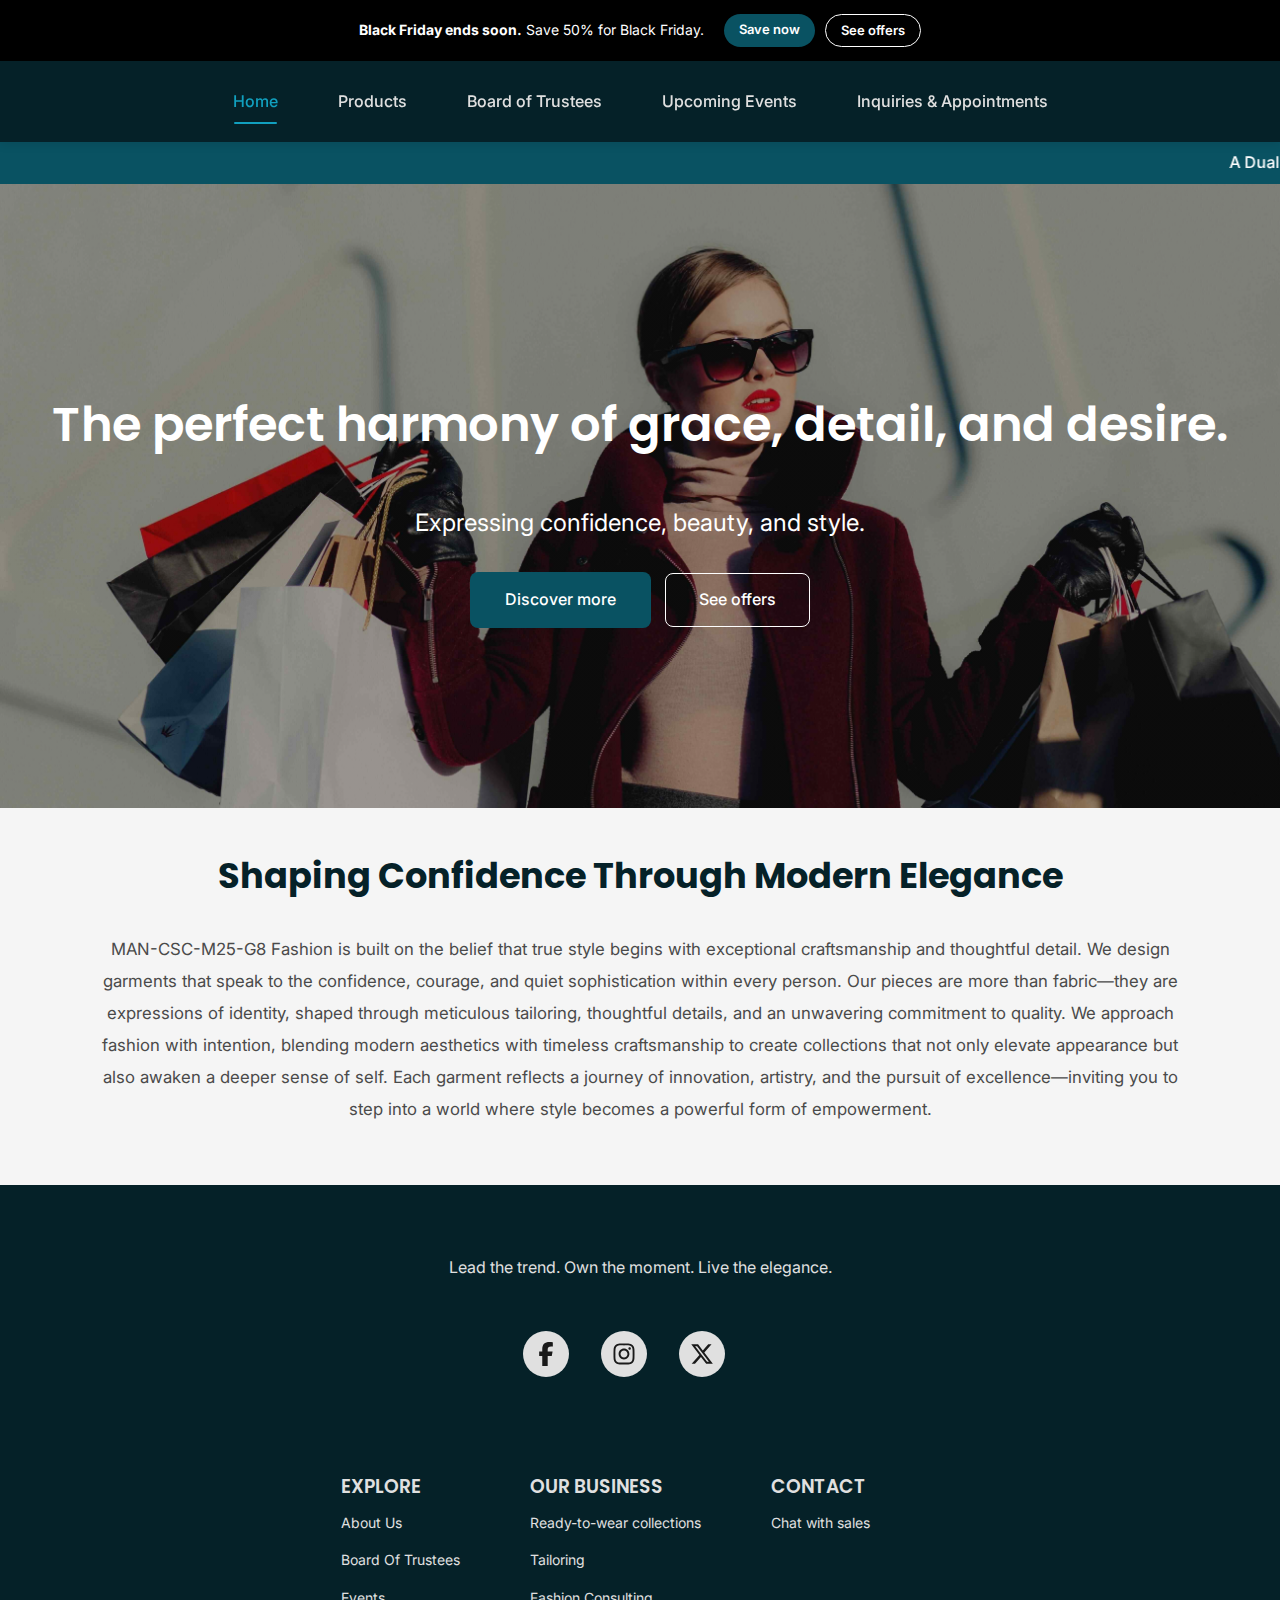
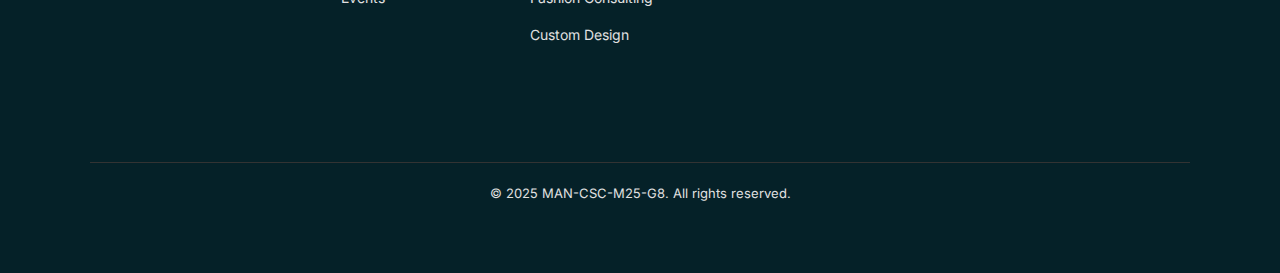
<file: index.html>
<!DOCTYPE html>
<html lang="en">
  <head>
    <meta charset="UTF-8" />
    <meta name="viewport" content="width=device-width, initial-scale=1.0" />

    <link rel="preconnect" href="https://fonts.googleapis.com" />
    <link rel="preconnect" href="https://fonts.gstatic.com" crossorigin />
    <link
      href="https://fonts.googleapis.com/css2?family=Poppins:ital,wght@0,100;0,200;0,300;0,400;0,500;0,600;0,700;0,800;0,900;1,100;1,200;1,300;1,400;1,500;1,600;1,700;1,800;1,900&display=swap"
      rel="stylesheet"
    />

    <title>MAN-CSC-M25-G8 - Home</title>
    <link rel="stylesheet" href="style.css" />
  </head>
  <body>
    <div class="bf-banner">
      <div class="bf-content">
        <span class="bf-text"
          ><strong>Black Friday ends soon.</strong> Save 50% for Black
          Friday.</span
        >
        <div class="bf-buttons">
          <a href="#" class="bf-btn bf-btn-primary">Save now</a>
          <a href="products.html" class="bf-btn bf-btn-outline">See offers</a>
        </div>
      </div>
    </div>

    <nav>
      <div class="nav-links">
        <a href="index.html">Home</a>
        <a href="products.html">Products</a>
        <a href="trustees.html">Board of Trustees</a>
        <a href="events.html">Upcoming Events</a>
        <a href="contact.html">Inquiries & Appointments</a>
      </div>
      <button class="menu-toggle" aria-label="Toggle Menu">
        <span></span>
        <span></span>
        <span></span>
      </button>
    </nav>

    <marquee behavior="scroll" direction="left"
      >A Dual-Season Experience: MAN-CSC-M25-G8 Unveils FW & SS Collections —
      Oct 20, Abuja
    </marquee>
    <header class="hero-section">
      <h1>The perfect harmony of grace, detail, and desire.</h1>
      <p>Expressing confidence, beauty, and style.</p>
      <a href="products.html" class="cta-button">Discover more</a>
      <a href="products.html" class="cta-outline-button">See offers</a>
    </header>

    <main class="container">
      <section class="home-content">
        <h2>Shaping Confidence Through Modern Elegance</h2>
        <p>
          MAN-CSC-M25-G8 Fashion is built on the belief that true style begins
          with exceptional craftsmanship and thoughtful detail. We design
          garments that speak to the confidence, courage, and quiet
          sophistication within every person. Our pieces are more than
          fabric—they are expressions of identity, shaped through meticulous
          tailoring, thoughtful details, and an unwavering commitment to
          quality. We approach fashion with intention, blending modern
          aesthetics with timeless craftsmanship to create collections that not
          only elevate appearance but also awaken a deeper sense of self. Each
          garment reflects a journey of innovation, artistry, and the pursuit of
          excellence—inviting you to step into a world where style becomes a
          powerful form of empowerment.
        </p>
      </section>
    </main>

    <footer class="footer">
      <section class="container">
        <p class="about__text">
          Lead the trend. Own the moment. Live the elegance.
        </p>

        <article class="social">
          <section class="social__links">
            <article class="social__link">
              <a href="https://www.facebook.com/" target="_blank">
                <img src="assets/facebook-logo.svg" alt="facebook-logo" />
              </a>
            </article>

            <article class="social__link">
              <a href="https://www.instagram.com/" target="_blank">
                <img src="assets/instagram-logo.svg" alt="instagram-logo" />
              </a>
            </article>
            <article class="social__link">
              <a href="https://www.x.com/" target="_blank">
                <img src="assets/x-logo.svg" alt="x-logo" />
              </a>
            </article>
          </section>
        </article>

        <section class="footer__links">
          <article class="footer__list">
            <h3 class="list__title">Explore</h3>
            <ul class="list">
              <li class="footer__list-item">
                <a href="index.html">About Us</a>
              </li>
              <li class="footer__list-item">
                <a href="trustees.html">Board Of Trustees</a>
              </li>
              <li class="footer__list-item">
                <a href="events.html">Events</a>
              </li>
            </ul>
          </article>

          <article class="footer__list">
            <h3 class="list__title">Our Business</h3>

            <ul class="list">
              <li class="footer__list-item">
                <a href="products.html">Ready-to-wear collections</a>
              </li>
              <li class="footer__list-item">
                <a href="contact.html">Tailoring</a>
              </li>
              <li class="footer__list-item">
                <a href="contact.html">Fashion Consulting</a>
              </li>
              <li class="footer__list-item">
                <a href="contact.html">Custom Design</a>
              </li>
            </ul>
          </article>

          <article class="footer__list">
            <h3 class="list__title">Contact</h3>
            <ul class="list">
              <li class="footer__list-item">
                <a href="contact.html">Chat with sales</a>
              </li>
            </ul>
          </article>
        </section>

        <p id="footer__copyright">
          &copy; 2025 MAN-CSC-M25-G8. All rights reserved.
        </p>
      </section>
    </footer>

    <script src="script.js"></script>
  </body>
</html>
</file>
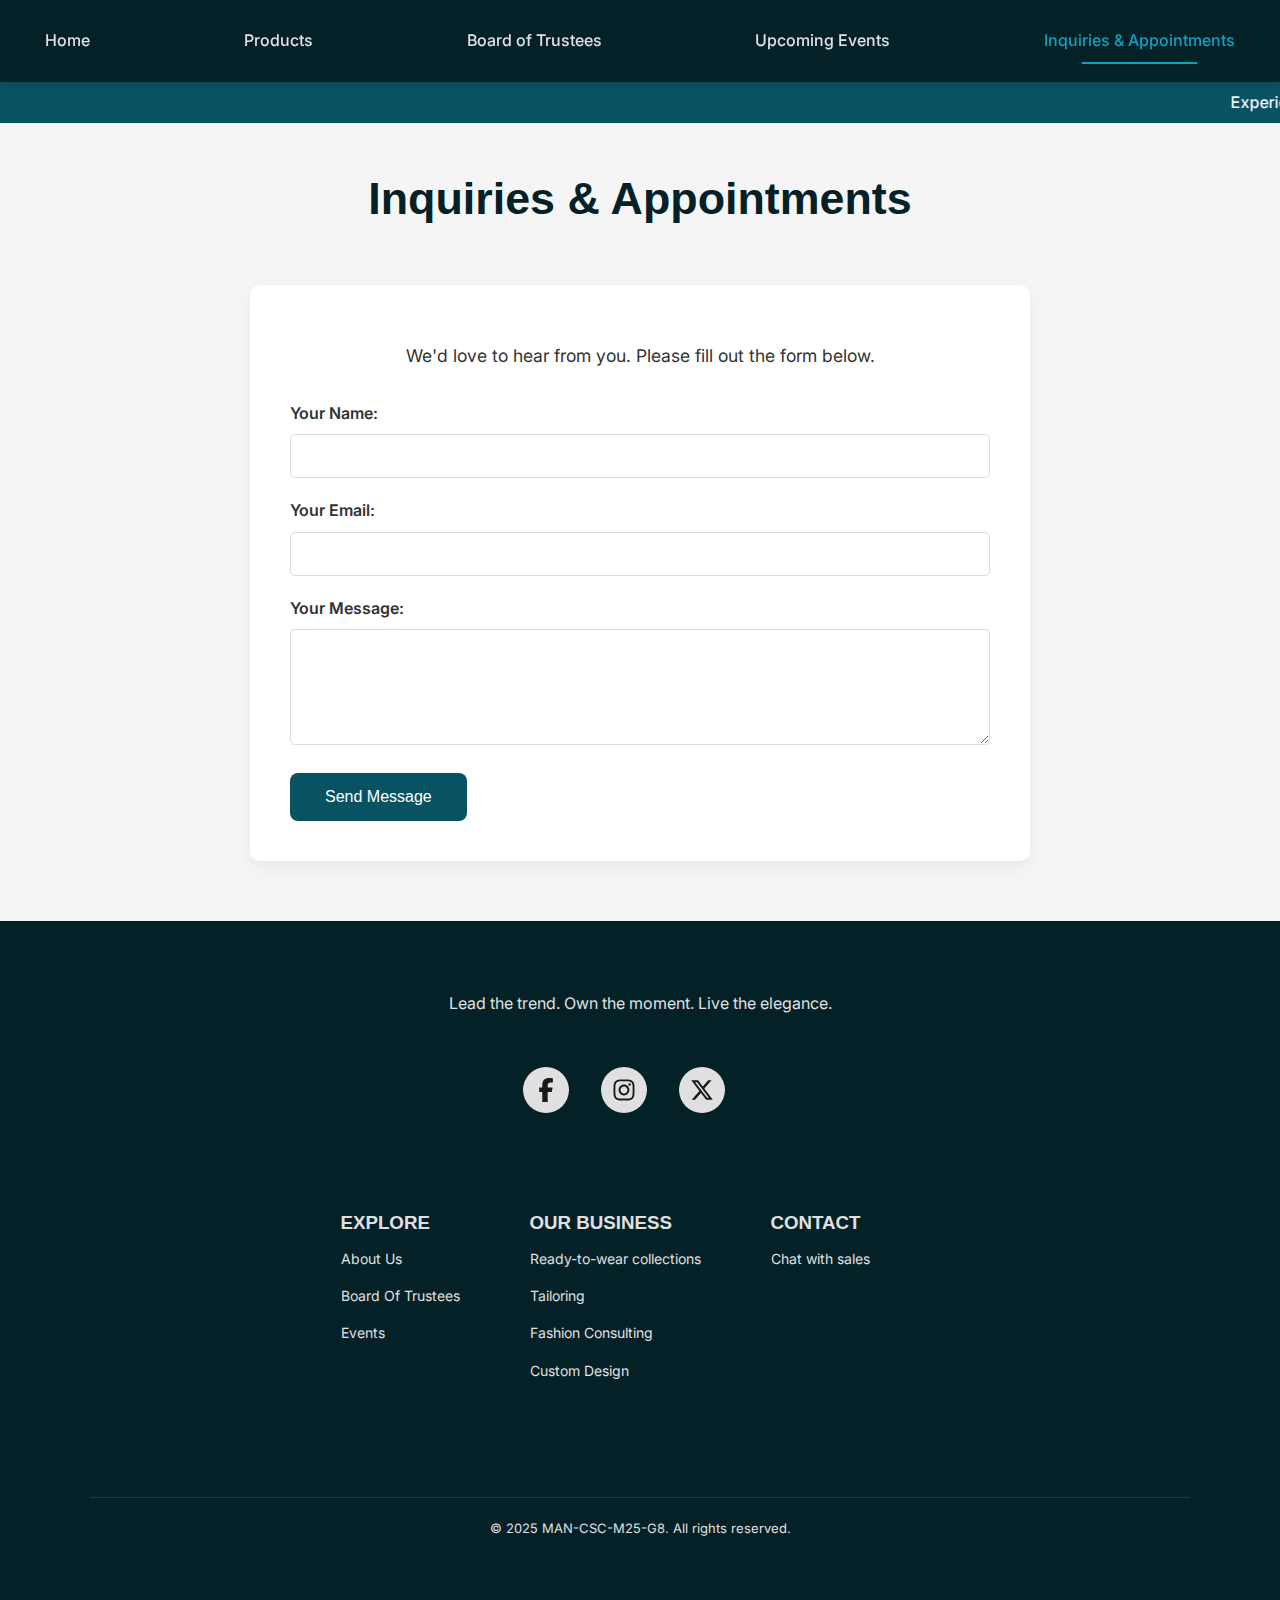
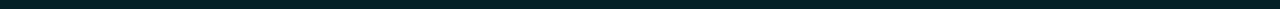
<file: contact.html>
<!DOCTYPE html>
<html lang="en">
  <head>
    <meta charset="UTF-8" />
    <meta name="viewport" content="width=device-width, initial-scale=1.0" />
    <title>MAN-CSC-M25-G8 - Contact Us</title>
    <link rel="stylesheet" href="style.css" />
  </head>
  <body>
    <nav>
      <a href="index.html">Home</a>
      <a href="products.html">Products</a>
      <a href="trustees.html">Board of Trustees</a>
      <a href="events.html">Upcoming Events</a>
      <a href="contact.html">Inquiries & Appointments</a>
    </nav>

    <marquee behavior="scroll" direction="left">
      Experience the MAN-CSC-M25-G8 Fall/Winter Showcase - October 20th in
      Paris! | Explore our new Spring/Summer Collection!
    </marquee>

    <main class="container">
      <h1>Inquiries & Appointments</h1>
      <section class="contact-section">
        <p>We'd love to hear from you. Please fill out the form below.</p>
        <form class="contact-form" id="contactForm">
          <div class="form-group">
            <label for="name">Your Name:</label>
            <input type="text" id="name" required />
          </div>
          <div class="form-group">
            <label for="email">Your Email:</label>
            <input type="email" id="email" required />
          </div>
          <div class="form-group">
            <label for="message">Your Message:</label>
            <textarea id="message" rows="6" required></textarea>
          </div>
          <button type="submit" class="cta-button">Send Message</button>
        </form>
      </section>
    </main>

    <footer class="footer">
      <section class="container">
        <p class="about__text">
          Lead the trend. Own the moment. Live the elegance.
        </p>

        <article class="social">
          <section class="social__links">
            <article class="social__link">
              <a href="https://www.facebook.com/" target="_blank">
                <img src="/assets/facebook-logo.svg" alt="instagram-logo" />
              </a>
            </article>

            <article class="social__link">
              <a href="https://www.instagram.com/" target="_blank">
                <img src="/assets/instagram-logo.svg" alt="instagram-logo" />
              </a>
            </article>
            <article class="social__link">
              <a href="https://www.x.com/" target="_blank">
                <img src="/assets/x-logo.svg" alt="instagram-logo" />
              </a>
            </article>
          </section>
        </article>

        <section class="footer__links">
          <article class="footer__list">
            <h3 class="list__title">Explore</h3>
            <ul class="list">
              <li class="footer__list-item">
                <a href="/index.html">About Us</a>
              </li>
              <li class="footer__list-item">
                <a href="/trustees.html">Board Of Trustees</a>
              </li>
              <li class="footer__list-item">
                <a href="/events.html">Events</a>
              </li>
            </ul>
          </article>

          <article class="footer__list">
            <h3 class="list__title">Our Business</h3>

            <ul class="list">
              <li class="footer__list-item">
                <a href="/products.html">Ready-to-wear collections</a>
              </li>
              <li class="footer__list-item">
                <a href="/contact.html">Tailoring</a>
              </li>
              <li class="footer__list-item">
                <a href="/contact.html">Fashion Consulting</a>
              </li>
              <li class="footer__list-item">
                <a href="contact.html">Custom Design</a>
              </li>
            </ul>
          </article>

          <article class="footer__list">
            <h3 class="list__title">Contact</h3>
            <ul class="list">
              <li class="footer__list-item">
                <a href="/contact.html">Chat with sales</a>
              </li>
            </ul>
          </article>
        </section>

        <p id="footer__copyright">
          &copy; 2025 MAN-CSC-M25-G8. All rights reserved.
        </p>
      </section>
    </footer>

    <script src="script.js"></script>
  </body>
</html>
</file>
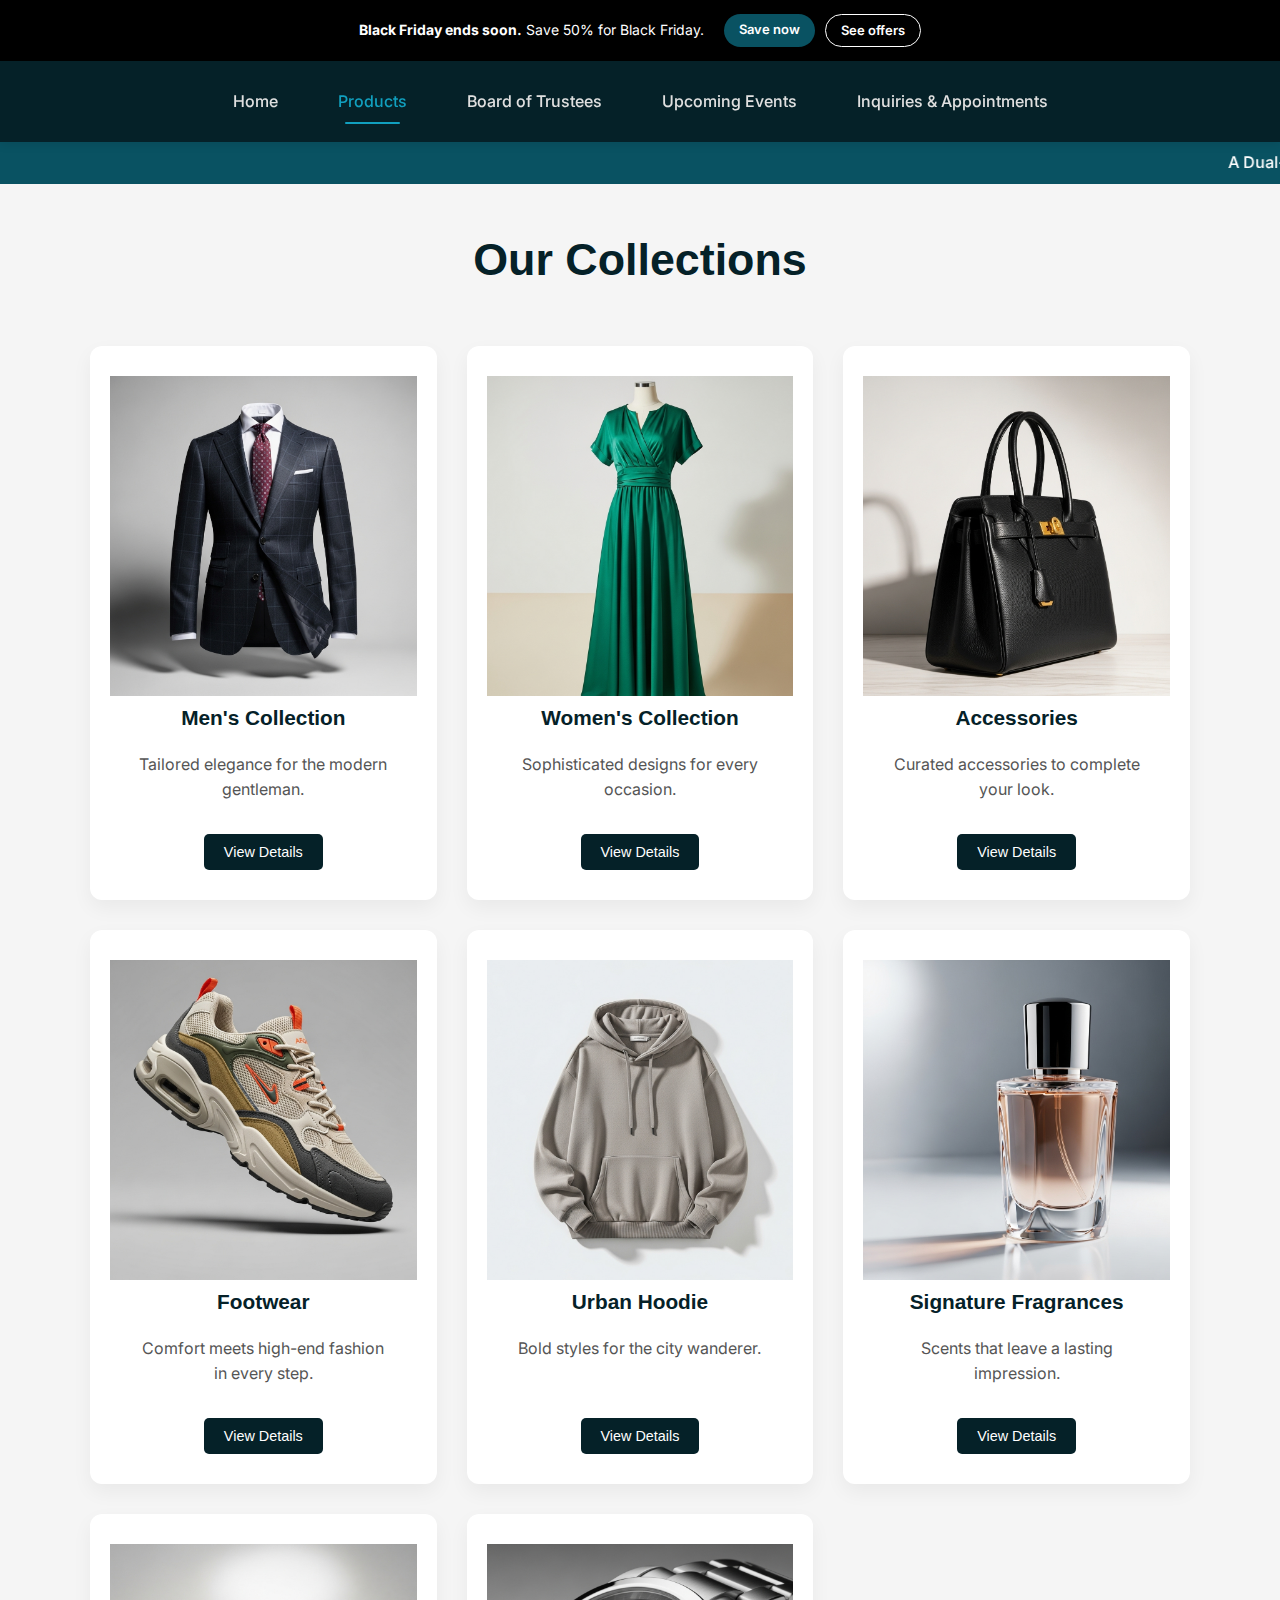
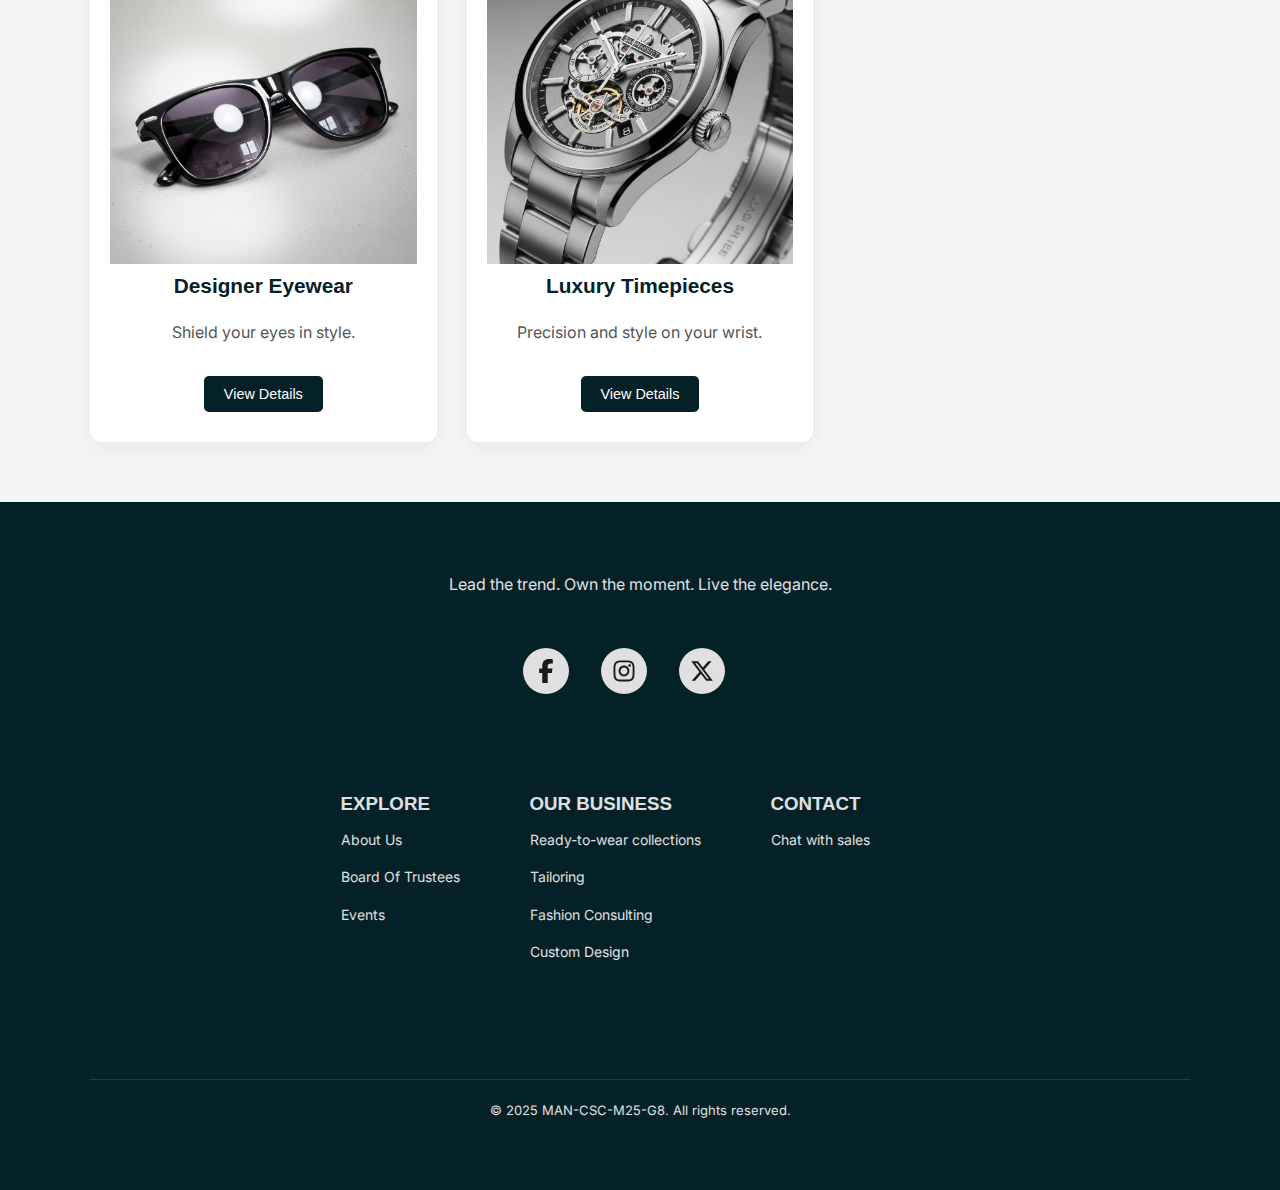
<file: products.html>
<!DOCTYPE html>
<html lang="en">
  <head>
    <meta charset="UTF-8" />
    <meta name="viewport" content="width=device-width, initial-scale=1.0" />
    <title>MAN-CSC-M25-G8 - Products</title>
    <link rel="stylesheet" href="style.css" />
  </head>
  <body>
    <div class="bf-banner">
      <div class="bf-content">
        <span class="bf-text"
          ><strong>Black Friday ends soon.</strong> Save 50% for Black
          Friday.</span
        >
        <div class="bf-buttons">
          <a href="#" class="bf-btn bf-btn-primary">Save now</a>
          <a href="products.html" class="bf-btn bf-btn-outline">See offers</a>
        </div>
      </div>
    </div>

    <nav>
      <div class="nav-links">
        <a href="index.html">Home</a>
        <a href="products.html">Products</a>
        <a href="trustees.html">Board of Trustees</a>
        <a href="events.html">Upcoming Events</a>
        <a href="contact.html">Inquiries & Appointments</a>
      </div>
      <button class="menu-toggle" aria-label="Toggle Menu">
        <span></span>
        <span></span>
        <span></span>
      </button>
    </nav>
    <marquee behavior="scroll" direction="left">
      A Dual-Season Experience: MAN-CSC-M25-G8 Unveils FW & SS Collections — Oct
      20, Abuja
    </marquee>

    <main class="container">
      <h1>Our Collections</h1>
      <section class="product-grid">
        <div class="card">
          <img src="assets/suit.jpeg" alt="Men's Collection" />
          <h3>Men's Collection</h3>
          <p>Tailored elegance for the modern gentleman.</p>
          <button
            class="details-button"
            data-details="The Men's Collection features premium fabrics and timeless design."
          >
            View Details
          </button>
        </div>
        <div class="card">
          <img src="assets/dress.jpeg" alt="Women's Collection" />
          <h3>Women's Collection</h3>
          <p>Sophisticated designs for every occasion.</p>
          <button
            class="details-button"
            data-details="The Women's Collection embodies grace and contemporary allure."
          >
            View Details
          </button>
        </div>
        <div class="card">
          <img src="assets/bag.jpeg" alt="Accessories" />
          <h3>Accessories</h3>
          <p>Curated accessories to complete your look.</p>
          <button
            class="details-button"
            data-details="Our accessories include handcrafted leather goods and statement jewelry."
          >
            View Details
          </button>
        </div>
        <div class="card">
          <img src="assets/sneakers.jpeg" alt="Footwear" />
          <h3>Footwear</h3>
          <p>Comfort meets high-end fashion in every step.</p>
          <button
            class="details-button"
            data-details="Explore our range of italian leather shoes and designer sneakers."
          >
            View Details
          </button>
        </div>
        <div class="card">
          <img src="assets/hoodie.jpeg" alt="Urban Streetwear" />
          <h3>Urban Hoodie</h3>
          <p>Bold styles for the city wanderer.</p>
          <button
            class="details-button"
            data-details="Our streetwear line combines oversized fits with artistic graphics."
          >
            View Details
          </button>
        </div>
        <div class="card">
          <img src="assets/perfume.jpeg" alt="Signature Fragrances" />
          <h3>Signature Fragrances</h3>
          <p>Scents that leave a lasting impression.</p>
          <button
            class="details-button"
            data-details="Discover our exclusive blend of rare essences and botanical notes."
          >
            View Details
          </button>
        </div>
        <div class="card">
          <img src="assets/sunglasses.jpeg" alt="Eyewear" />
          <h3>Designer Eyewear</h3>
          <p>Shield your eyes in style.</p>
          <button
            class="details-button"
            data-details="Premium polarized lenses with UV protection."
          >
            View Details
          </button>
        </div>
        <div class="card">
          <img src="assets/watch.jpeg" alt="Timepieces" />
          <h3>Luxury Timepieces</h3>
          <p>Precision and style on your wrist.</p>
          <button
            class="details-button"
            data-details="Swiss movement watches with sapphire crystal glass."
          >
            View Details
          </button>
        </div>
      </section>
    </main>
    <footer class="footer">
      <section class="container">
        <p class="about__text">
          Lead the trend. Own the moment. Live the elegance.
        </p>

        <article class="social">
          <section class="social__links">
            <article class="social__link">
              <a href="https://www.facebook.com/" target="_blank">
                <img src="assets/facebook-logo.svg" alt="facebook-logo" />
              </a>
            </article>

            <article class="social__link">
              <a href="https://www.instagram.com/" target="_blank">
                <img src="assets/instagram-logo.svg" alt="instagram-logo" />
              </a>
            </article>
            <article class="social__link">
              <a href="https://www.x.com/" target="_blank">
                <img src="assets/x-logo.svg" alt="x-logo" />
              </a>
            </article>
          </section>
        </article>

        <section class="footer__links">
          <article class="footer__list">
            <h3 class="list__title">Explore</h3>
            <ul class="list">
              <li class="footer__list-item">
                <a href="index.html">About Us</a>
              </li>
              <li class="footer__list-item">
                <a href="trustees.html">Board Of Trustees</a>
              </li>
              <li class="footer__list-item">
                <a href="events.html">Events</a>
              </li>
            </ul>
          </article>

          <article class="footer__list">
            <h3 class="list__title">Our Business</h3>

            <ul class="list">
              <li class="footer__list-item">
                <a href="products.html">Ready-to-wear collections</a>
              </li>
              <li class="footer__list-item">
                <a href="contact.html">Tailoring</a>
              </li>
              <li class="footer__list-item">
                <a href="contact.html">Fashion Consulting</a>
              </li>
              <li class="footer__list-item">
                <a href="contact.html">Custom Design</a>
              </li>
            </ul>
          </article>

          <article class="footer__list">
            <h3 class="list__title">Contact</h3>
            <ul class="list">
              <li class="footer__list-item">
                <a href="contact.html">Chat with sales</a>
              </li>
            </ul>
          </article>
        </section>

        <p id="footer__copyright">
          &copy; 2025 MAN-CSC-M25-G8. All rights reserved.
        </p>
      </section>
    </footer>

    <script src="script.js"></script>
  </body>
</html>
</file>
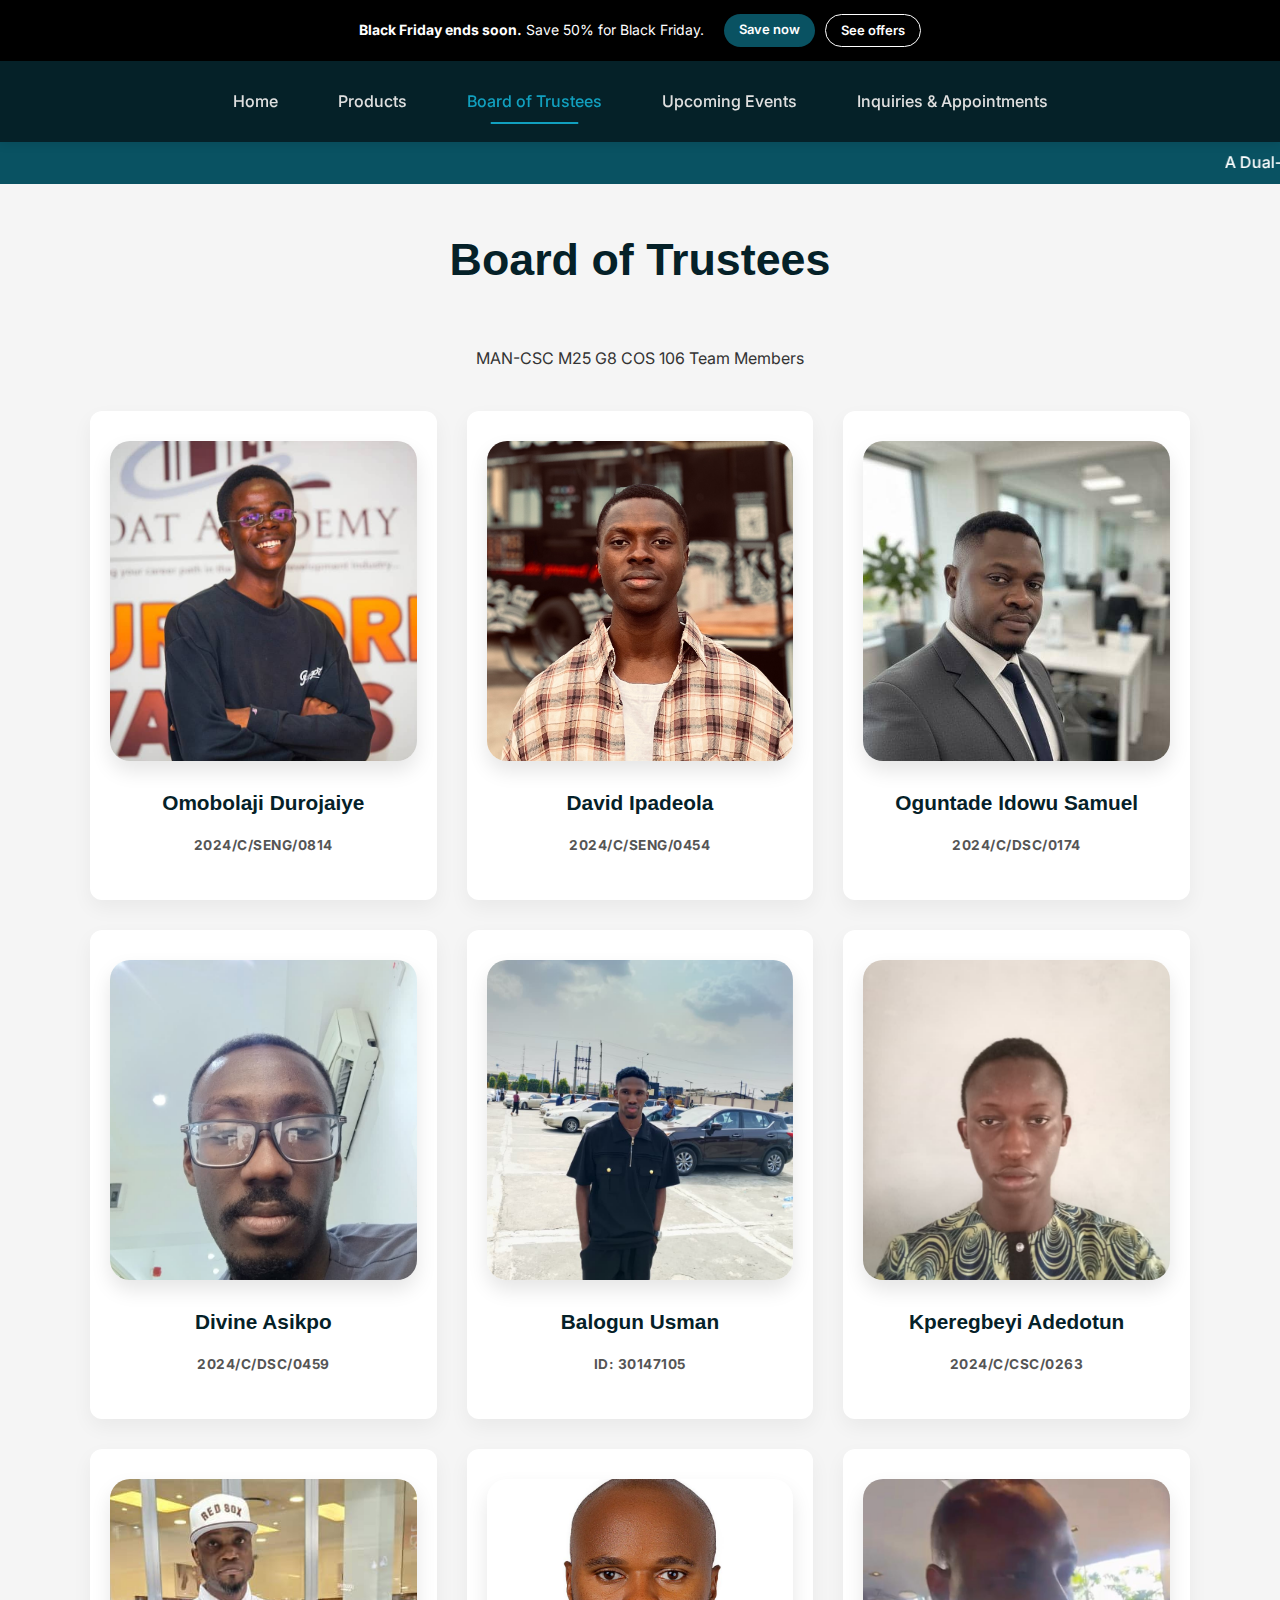
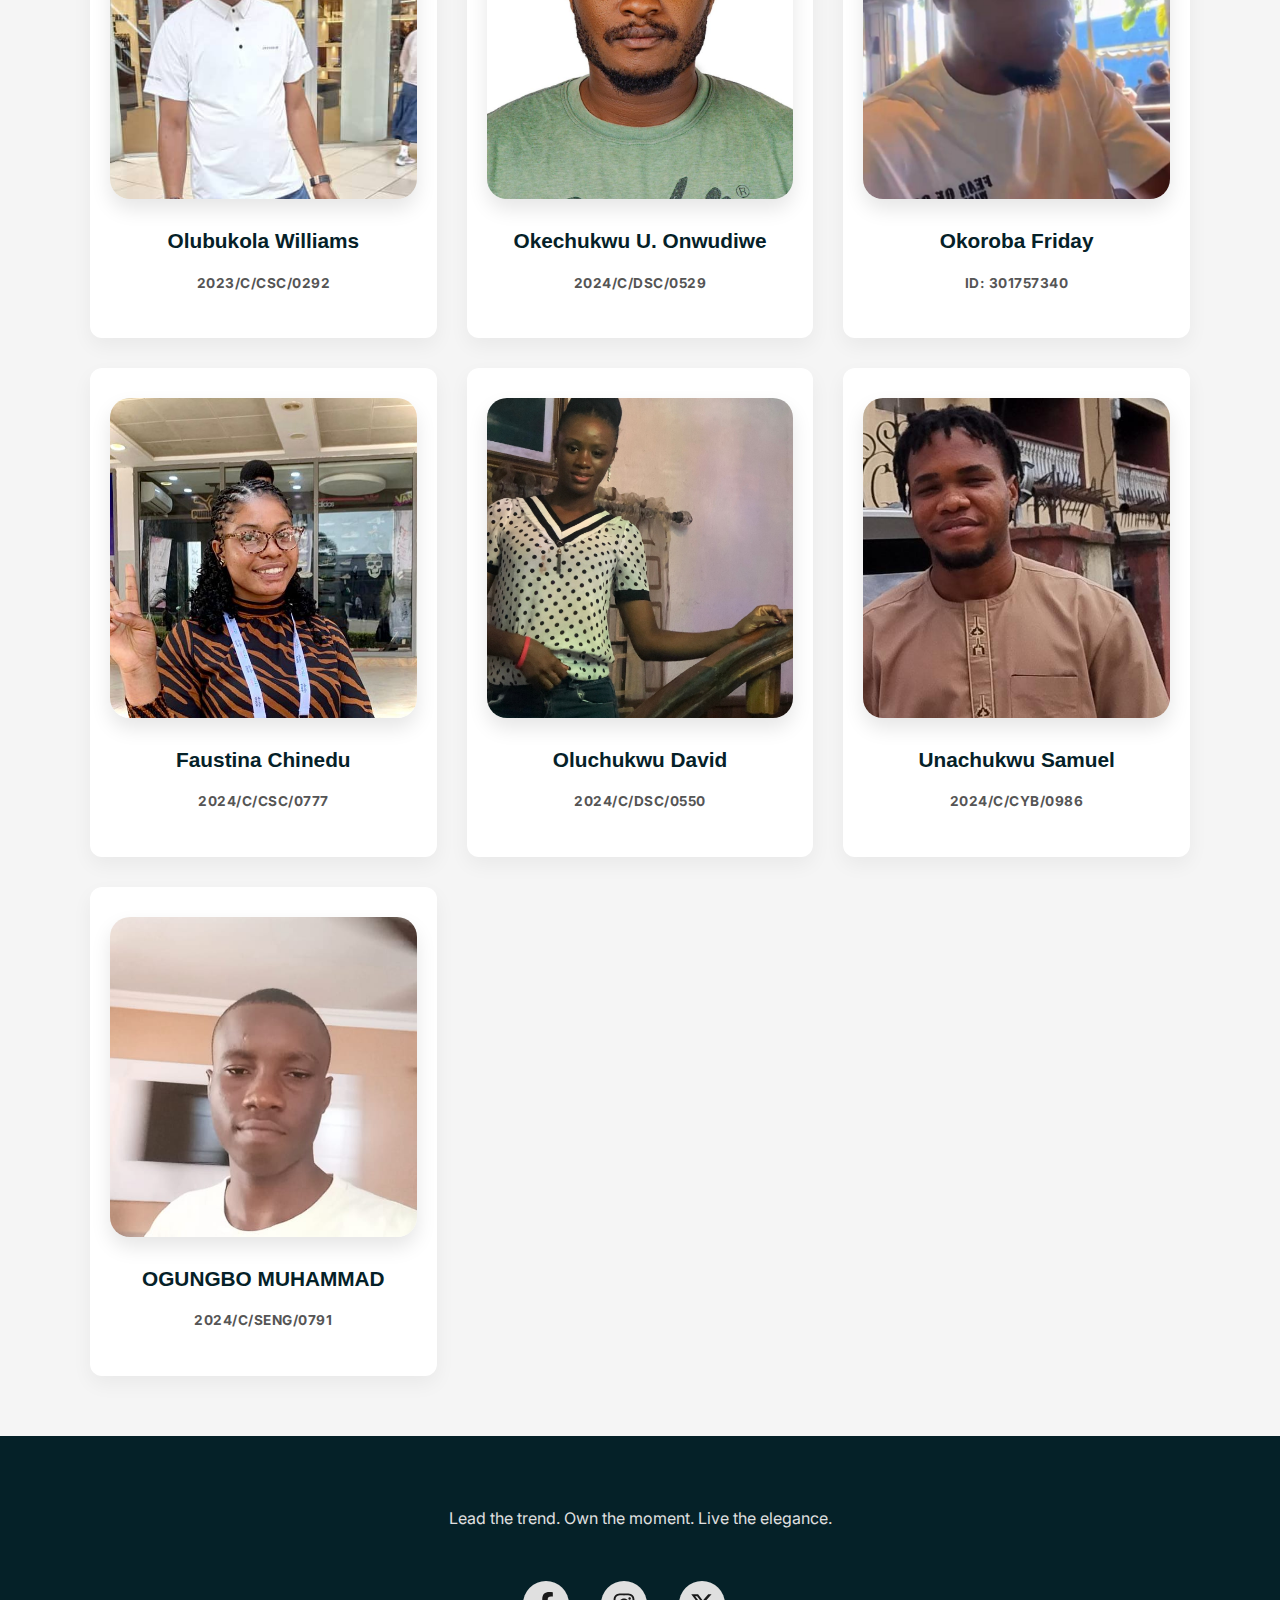
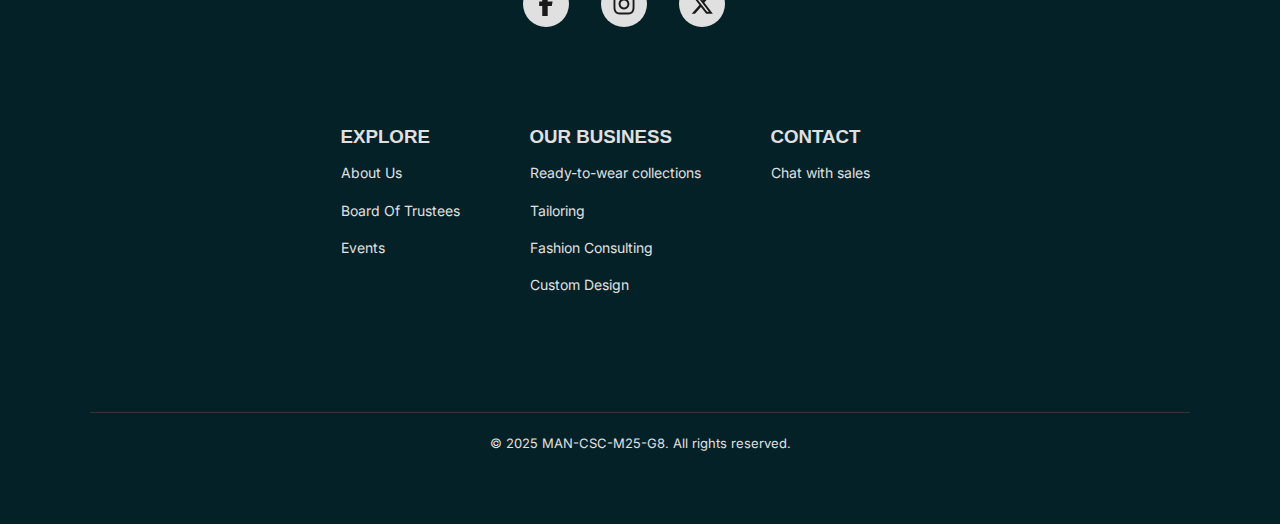
<file: trustees.html>
<!DOCTYPE html>
<html lang="en">
  <head>
    <meta charset="UTF-8" />
    <meta name="viewport" content="width=device-width, initial-scale=1.0" />
    <title>Codebrain Fashion - Board of Trustees</title>
    <link rel="stylesheet" href="style.css" />
  </head>
  <body>
    <div class="bf-banner">
      <div class="bf-content">
        <span class="bf-text"
          ><strong>Black Friday ends soon.</strong> Save 50% for Black
          Friday.</span
        >
        <div class="bf-buttons">
          <a href="#" class="bf-btn bf-btn-primary">Save now</a>
          <a href="products.html" class="bf-btn bf-btn-outline">See offers</a>
        </div>
      </div>
    </div>

    <nav>
      <div class="nav-links">
        <a href="index.html">Home</a>
        <a href="products.html">Products</a>
        <a href="trustees.html">Board of Trustees</a>
        <a href="events.html">Upcoming Events</a>
        <a href="contact.html">Inquiries & Appointments</a>
      </div>
      <button class="menu-toggle" aria-label="Toggle Menu">
        <span></span>
        <span></span>
        <span></span>
      </button>
    </nav>
    <marquee behavior="scroll" direction="left">
      A Dual-Season Experience: MAN-CSC-M25-G8 Unveils FW & SS Collections — Oct
      20, Abuja
    </marquee>

    <main class="container">
      <h1>Board of Trustees</h1>
      <p style="text-align: center; margin-bottom: 40px">
        MAN-CSC M25 G8 COS 106 Team Members
      </p>

      <section class="trustees-grid">
        <div class="card">
          <img
            class="trustee-photo"
            src="assets/omobolaji_durojaiye.jpeg"
            alt="Omobolaji Durojaiye"
          />
          <h3>Omobolaji Durojaiye</h3>
          <p class="matric-no">2024/C/SENG/0814</p>
        </div>

        <div class="card">
          <img
            class="trustee-photo"
            src="assets/david_ipadeola.JPG"
            alt="David Ipadeola"
          />
          <h3>David Ipadeola</h3>
          <p class="matric-no">2024/C/SENG/0454</p>
        </div>

        <div class="card">
          <img
            class="trustee-photo"
            src="assets/oguntade_idowu.jpeg"
            alt="Oguntade Idowu Samuel"
          />
          <h3>Oguntade Idowu Samuel</h3>
          <p class="matric-no">2024/C/DSC/0174</p>
        </div>

        <div class="card">
          <img
            class="trustee-photo"
            src="assets/divine_asikpo.jpeg"
            alt="Divine Asikpo"
          />
          <h3>Divine Asikpo</h3>
          <p class="matric-no">2024/C/DSC/0459</p>
        </div>

        <div class="card">
          <img
            class="trustee-photo"
            src="assets/usman_balogun.jpeg"
            alt="Balogun Usman"
          />
          <h3>Balogun Usman</h3>
          <p class="matric-no">ID: 30147105</p>
        </div>

        <div class="card">
          <img
            class="trustee-photo"
            src="assets/kperegbeyi_adedotun.jpeg"
            alt="Kperegbeyi Adedotun"
          />
          <h3>Kperegbeyi Adedotun</h3>
          <p class="matric-no">2024/C/CSC/0263</p>
        </div>

        <div class="card">
          <img
            class="trustee-photo"
            src="assets/olubukola_williams.jpeg"
            alt="Olubukola Williams"
          />
          <h3>Olubukola Williams</h3>
          <p class="matric-no">2023/C/CSC/0292</p>
        </div>

        <div class="card">
          <img
            class="trustee-photo"
            src="assets/okechukwu_onwudiwe.jpeg"
            alt="Okechukwu Onwudiwe"
          />
          <h3>Okechukwu U. Onwudiwe</h3>
          <p class="matric-no">2024/C/DSC/0529</p>
        </div>

        <div class="card">
          <img
            class="trustee-photo"
            src="assets/okoroba_friday.jpeg"
            alt="Okoroba Friday"
          />
          <h3>Okoroba Friday</h3>
          <p class="matric-no">ID: 301757340</p>
        </div>

        <div class="card">
          <img
            class="trustee-photo"
            src="assets/faustina_chinedu.jpeg"
            alt="Faustina Chinedu"
          />
          <h3>Faustina Chinedu</h3>
          <p class="matric-no">2024/C/CSC/0777</p>
        </div>

        <div class="card">
          <img
            class="trustee-photo"
            src="assets/oluchi_david.jpeg"
            alt="Oluchukwu David"
          />
          <h3>Oluchukwu David</h3>
          <p class="matric-no">2024/C/DSC/0550</p>
        </div>

        <div class="card">
          <img
            class="trustee-photo"
            src="assets/unachukwu_samuel.jpeg"
            alt="Unachukwu Samuel"
          />
          <h3>Unachukwu Samuel</h3>
          <p class="matric-no">2024/C/CYB/0986</p>
        </div>

        <div class="card">
          <img
            class="trustee-photo"
            src="assets/muhammed_ogungbo.jpeg"
            alt="OGUNGBO MUHAMMAD "
          />
          <h3>OGUNGBO MUHAMMAD</h3>
          <p class="matric-no">2024/C/SENG/0791</p>
        </div>
      </section>
    </main>

    <footer class="footer">
      <section class="container">
        <p class="about__text">
          Lead the trend. Own the moment. Live the elegance.
        </p>

        <article class="social">
          <section class="social__links">
            <article class="social__link">
              <a href="https://www.facebook.com/" target="_blank">
                <img src="assets/facebook-logo.svg" alt="facebook-logo" />
              </a>
            </article>

            <article class="social__link">
              <a href="https://www.instagram.com/" target="_blank">
                <img src="assets/instagram-logo.svg" alt="instagram-logo" />
              </a>
            </article>
            <article class="social__link">
              <a href="https://www.x.com/" target="_blank">
                <img src="assets/x-logo.svg" alt="x-logo" />
              </a>
            </article>
          </section>
        </article>

        <section class="footer__links">
          <article class="footer__list">
            <h3 class="list__title">Explore</h3>
            <ul class="list">
              <li class="footer__list-item">
                <a href="index.html">About Us</a>
              </li>
              <li class="footer__list-item">
                <a href="trustees.html">Board Of Trustees</a>
              </li>
              <li class="footer__list-item">
                <a href="events.html">Events</a>
              </li>
            </ul>
          </article>

          <article class="footer__list">
            <h3 class="list__title">Our Business</h3>

            <ul class="list">
              <li class="footer__list-item">
                <a href="products.html">Ready-to-wear collections</a>
              </li>
              <li class="footer__list-item">
                <a href="contact.html">Tailoring</a>
              </li>
              <li class="footer__list-item">
                <a href="contact.html">Fashion Consulting</a>
              </li>
              <li class="footer__list-item">
                <a href="contact.html">Custom Design</a>
              </li>
            </ul>
          </article>

          <article class="footer__list">
            <h3 class="list__title">Contact</h3>
            <ul class="list">
              <li class="footer__list-item">
                <a href="contact.html">Chat with sales</a>
              </li>
            </ul>
          </article>
        </section>

        <p id="footer__copyright">
          &copy; 2025 MAN-CSC-M25-G8. All rights reserved.
        </p>
      </section>
    </footer>

    <script src="script.js"></script>
  </body>
</html>
</file>
<file: style.css>
@import url("https://fonts.googleapis.com/css2?family=Inter:wght@400;500;700&family=Lora:wght@400;700&display=swap");

:root {
  --primary-dark: #052128;
  --secondary-gray: #f5f5f5;
  --text-color: #333;
  --light-text-color: #e0e0e0;
  --accent-color: #095262;
  --accent-light: #11a0bf;
  --card-shadow: rgba(0, 0, 0, 0.05);
  --transition-speed: 0.3s;
  --banner-bg: #000000;
}

body {
  font-family: "Inter", sans-serif;
  margin: 0;
  background-color: var(--secondary-gray);
  color: var(--text-color);
  line-height: 1.6;
  padding-top: 0;
}

h1,
h2,
h3 {
  font-family: Poppins, sans-serif;
  color: var(--primary-dark);
}

.bf-banner {
  background-color: var(--banner-bg);
  color: #fff;
  padding: 14px 20px;
  display: flex;
  justify-content: center;
  align-items: center;
  width: 100%;
  box-sizing: border-box;
  font-family: "Inter", sans-serif;
}

.bf-content {
  display: flex;
  align-items: center;
  gap: 20px;
  font-size: 14px;
}

.bf-text strong {
  font-weight: 700;
}

.bf-buttons {
  display: flex;
  gap: 10px;
}

.bf-btn {
  text-decoration: none;
  padding: 5px 15px;
  border-radius: 20px;
  font-weight: 600;
  font-size: 13px;
  transition: all 0.2s ease;
}

.bf-btn-primary {
  background-color: var(--accent-color);
  color: white;
}

.bf-btn-primary:hover {
  background-color: var(--accent-light);
}

.bf-btn-outline {
  border: 1px solid white;
  color: white;
  background: transparent;
}

.bf-btn-outline:hover {
  background: rgba(255, 255, 255, 0.1);
}

@keyframes fadeInUp {
  from {
    opacity: 0;
    transform: translateY(20px);
  }
  to {
    opacity: 1;
    transform: translateY(0);
  }
}

.container {
  max-width: 1100px;
  margin: 40px auto;
  padding: 0 25px;
  animation: fadeInUp 0.8s ease-out forwards;
}

nav {
  display: flex;
  justify-content: space-between;
  align-items: center;
  padding: 18px 25px;
  background-color: var(--primary-dark);
  box-shadow: 0 2px 10px rgba(0, 0, 0, 0.1);
  position: sticky;
  top: 0;
  z-index: 1000;
}

.nav-links {
  display: flex;
  justify-content: center;
  gap: 20px;
  margin: 0 auto;
}

nav a {
  color: var(--light-text-color);
  text-decoration: none;
  padding: 10px 20px;
  font-weight: 500;
  transition: color var(--transition-speed) ease;
  position: relative;
}

nav a::after {
  content: "";
  position: absolute;
  bottom: 0;
  left: 0;
  width: 100%;
  height: 2px;
  background-color: var(--accent-light);
  transform: scaleX(0);
  transition: transform var(--transition-speed) ease-in-out;
}

nav a:hover::after,
nav a.active::after {
  transform: scaleX(0.5);
}

nav a:hover,
nav a.active {
  color: var(--accent-light);
}

.menu-toggle {
  display: none;
  background: none;
  border: none;
  cursor: pointer;
  flex-direction: column;
  gap: 5px;
  padding: 10px;
  z-index: 1001;
}

.menu-toggle span {
  display: block;
  width: 25px;
  height: 3px;
  background-color: var(--light-text-color);
  border-radius: 2px;
  transition: all var(--transition-speed) ease;
}

marquee {
  display: block;
  background-color: var(--accent-color);
  color: #fff;
  padding: 8px 0;
  font-weight: 500;
}

footer {
  background-color: var(--primary-dark);
  color: var(--light-text-color);
  text-align: center;
  padding: 30px 20px;
  margin-top: 60px;
}

.hero-section {
  background: linear-gradient(rgba(0, 0, 0, 0.4), rgba(0, 0, 0, 0.4)),
    url(assets/hero_img.jpg) no-repeat center center/cover;
  color: white;
  text-align: center;
  padding: 180px 25px;
  animation: fadeInUp 0.8s ease-out forwards;
}

.hero-section h1 {
  font-size: 3em;
  color: white;
  font-family: Poppins, sans-serif;
  text-align: center;
  text-align: center;
  line-height: 1.2;
  font-weight: 600;
}

.hero-section p {
  font-size: 1.5em;
  margin-bottom: 30px;
}

.cta-button {
  display: inline-block;
  background-color: var(--accent-color);
  color: #fff;
  padding: 15px 35px;
  text-decoration: none;
  border-radius: 8px;
  font-size: 1em;
  font-weight: 500;
  border: none;
  cursor: pointer;
  transition: background-color var(--transition-speed) ease,
    transform var(--transition-speed) ease;
}

.cta-outline-button {
  display: inline-block;
  color: white;
  padding: 13px 33px;
  text-decoration: none;
  border-radius: 8px;
  font-size: 1em;
  font-weight: 500;
  border: 1.5px solid white;
  margin-left: 10px;
  cursor: pointer;
  transition: background-color var(--transition-speed) ease,
    transform var(--transition-speed) ease;
}

.cta-button:hover {
  background-color: var(--accent-light);
  transform: translateY(-3px);
}

.cta-outline-button:hover {
  background-color: white;
  border: 1.5px solid white;
  transform: translateY(-3px);
  color: var(--accent-color);
}

h1 {
  text-align: center;
  font-size: 2.8em;
  margin-bottom: 50px;
}

.intro-headline-wrapper {
  text-align: center;
  margin-bottom: 50px;
  margin-top: 20px;
}

.intro-headline {
  font-size: 2em;
  line-height: 1.3;
  font-weight: 500;
  color: #111;
}

.category-grid {
  display: grid;
  grid-template-columns: repeat(2, 1fr);
  gap: 20px;
  margin-bottom: 80px;
}

.category-card {
  position: relative;
  height: 350px;
  border-radius: 12px;
  overflow: hidden;
  box-shadow: 0 4px 15px rgba(0, 0, 0, 0.1);
}

.category-card img {
  width: 100%;
  height: 100%;
  object-fit: cover;
  transition: transform 0.5s ease;
}

.category-card:hover img {
  transform: scale(1.05);
}

.category-label {
  position: absolute;
  bottom: 25px;
  left: 25px;
  color: #fff;
  font-family: Poppins, sans-serif;
  font-size: 1.3rem;
  font-weight: 500;
  z-index: 2;
  text-shadow: 0 2px 4px rgba(0, 0, 0, 0.3);
}

.category-card::after {
  content: "";
  position: absolute;
  top: 0;
  left: 0;
  width: 100%;
  height: 100%;
  background: linear-gradient(to top, rgba(0, 0, 0, 0.4) 0%, transparent 40%);
  pointer-events: none;
}

.home-content {
  padding: 0;
  text-align: center;
  margin-bottom: 60px;
}

.home-content h2 {
  font-size: 2.2em;
  color: var(--primary-dark);
  margin-bottom: 30px;
}

.text-wrapper {
  max-width: 800px;
  margin: 0 auto;
}

.home-content p {
  margin: 0 auto 20px auto;
  font-size: 1.05em;
  line-height: 1.9;
  color: #4a4a4a;
  text-align: center;
}

.product-grid,
.trustees-grid {
  display: grid;
  grid-template-columns: repeat(auto-fit, minmax(280px, 1fr));
  gap: 30px;
}

.event-grid {
  display: grid;
  grid-template-columns: repeat(auto-fit, minmax(400px, 1fr));
  gap: 40px;
  margin-top: 40px;
}

.event-card {
  background-color: #fff;
  border-radius: 15px;
  box-shadow: 0 10px 25px rgba(0, 0, 0, 0.05);
  overflow: hidden;
  display: flex;
  flex-direction: column;
  transition: transform 0.3s ease, box-shadow 0.3s ease;
  position: relative;
}

.event-card:hover {
  transform: translateY(-5px);
  box-shadow: 0 15px 35px rgba(0, 0, 0, 0.1);
}

.event-image-wrapper {
  position: relative;
  height: 250px;
  overflow: hidden;
}

.event-image-wrapper img {
  width: 100%;
  height: 100%;
  object-fit: cover;
  transition: transform 0.5s ease;
}

.event-card:hover .event-image-wrapper img {
  transform: scale(1.05);
}

.date-badge {
  position: absolute;
  top: 15px;
  left: 15px;
  background-color: #fff;
  padding: 8px 15px;
  border-radius: 8px;
  text-align: center;
  box-shadow: 0 4px 10px rgba(0, 0, 0, 0.1);
  display: flex;
  flex-direction: column;
  line-height: 1;
}

.date-day {
  font-size: 1.4rem;
  font-weight: 800;
  color: var(--primary-dark);
}

.date-month {
  font-size: 0.8rem;
  font-weight: 600;
  text-transform: uppercase;
  color: var(--accent-color);
}

.event-details-content {
  padding: 25px;
  display: flex;
  flex-direction: column;
  flex-grow: 1;
}

.event-details-content h3 {
  margin: 0 0 10px 0;
  font-size: 1.6rem;
}

.event-location {
  color: #666;
  font-size: 0.95rem;
  margin-bottom: 15px;
  display: flex;
  align-items: center;
  gap: 5px;
  font-weight: 500;
}

.event-desc {
  color: #444;
  margin-bottom: 20px;
  line-height: 1.6;
}

.card {
  background-color: #fff;
  border-radius: 12px;
  box-shadow: 0 8px 20px var(--card-shadow);
  overflow: hidden;
  text-align: center;
  padding: 30px 20px;
  transition: transform var(--transition-speed) ease,
    box-shadow var(--transition-speed) ease;
  display: flex;
  flex-direction: column;
  align-items: center;
}

.card:not(.event-card):hover {
  transform: translateY(-8px);
  box-shadow: 0 12px 30px rgba(0, 0, 0, 0.1);
}

.card img:not(.event-image-wrapper img) {
  width: 100%;
  height: 320px;
  object-fit: cover;
}

.card h3 {
  margin: 10px 0 5px 0;
  font-size: 1.3em;
  line-height: 1.2;
}

.card p {
  padding: 0 25px;
  color: #555;
  flex-grow: 1;
}

.trustee-photo {
  width: 150px;
  height: 150px;

  border-radius: 20px;
  margin: 0 auto 20px auto;
  border: none;
  box-shadow: 0 10px 20px rgba(0, 0, 0, 0.1);
  object-fit: cover;
}

.matric-no {
  font-weight: 700;
  color: var(--accent-color);
  font-family: "Inter", sans-serif;
  font-size: 0.85em;
  text-transform: uppercase;
  letter-spacing: 0.5px;
}

.details-button {
  background-color: var(--primary-dark);
  color: #fff;
  border: none;
  padding: 10px 20px;
  border-radius: 5px;
  cursor: pointer;
  margin: 15px 25px 0 25px;
  font-size: 0.9em;
  font-weight: 500;
  transition: background-color var(--transition-speed) ease;
}

.details-button:hover {
  background-color: var(--accent-color);
}

.contact-section {
  background-color: #fff;
  padding: 40px;
  border-radius: 10px;
  box-shadow: 0 8px 20px var(--card-shadow);
  max-width: 700px;
  margin: 0 auto;
}

.contact-section p {
  text-align: center;
  font-size: 1.1em;
  margin-bottom: 30px;
}

.form-group {
  margin-bottom: 20px;
}

.form-group label {
  display: block;
  margin-bottom: 8px;
  font-weight: 600;
}

.form-group input,
.form-group textarea {
  width: 100%;
  padding: 12px;
  border: 1px solid #ddd;
  border-radius: 5px;
  font-size: 1em;
  box-sizing: border-box;
}

.form-group input:focus,
.form-group textarea:focus {
  border-color: var(--accent-color);
  outline: none;
}

.list {
  list-style: none;
}

.footer__list * {
  margin: 0;
  padding: 0;
}

.about__text {
  margin-bottom: 50px;
}

.social__title {
  text-transform: uppercase;
  font-weight: 600;
  color: var(--light-text-color);
}

.social__links {
  display: flex;
  flex-wrap: wrap;
  margin-bottom: 70px;
  justify-content: center;
}

.social__link {
  min-width: 30px;
  height: 30px;
  background-color: var(--light-text-color);
  border-radius: 50%;
  margin-right: 2rem;
  padding: 0.5rem;
  display: flex;
  align-items: center;
  justify-content: center;
}

.social__link img {
  width: 30px;
  height: 30px;
  display: block;
}

.footer__links {
  display: flex;
  flex-wrap: wrap;
  margin-bottom: 100px;
  justify-content: center;
}

.footer__list {
  margin-top: 15px;
  margin-right: 70px;
  text-align: left;
}

.footer__list-item {
  justify-self: start;
  padding-bottom: 15px;
  font-size: 14px;
  text-decoration: none;
  color: var(--content-color);
}

.footer__list-item a {
  text-decoration: none;
  color: var(--light-text-color);
}

.footer__list-item a:hover {
  color: #fff;
}

.list__title {
  justify-self: start;
  margin: 10px 0;
  font-weight: 600;
  text-transform: uppercase;
  color: var(--light-text-color);
}

.footer > section > p:last-of-type {
  text-align: center;
  margin-top: 20px;
  font-size: 13px;
  border-top: 1px solid #333;
  padding-top: 20px;
}

@media (max-width: 768px) {
  .bf-content {
    flex-direction: column;
    text-align: center;
    gap: 10px;
  }

  .cta-button {
    margin-bottom: 15px;
  }

  .hero-section h1 {
    font-size: 2.2em;
  }

  .hero-section p {
    font-size: 1.1em;
  }

  h1 {
    font-size: 2em;
  }

  .product-grid,
  .trustees-grid,
  .event-grid {
    grid-template-columns: 1fr;
  }

  .category-grid {
    grid-template-columns: 1fr;
  }

  nav {
    justify-content: space-between;
    padding: 15px 25px;
  }

  .menu-toggle {
    display: flex;
  }

  .nav-links {
    position: fixed;
    top: 0;
    left: 0;
    height: 100vh;
    width: 100%;
    background-color: var(--primary-dark);
    flex-direction: column;
    align-items: center;
    justify-content: center;
    padding: 20px 0;
    transform: translateY(-100%);
    transition: transform 0.4s ease-in-out;
    box-shadow: 0 5px 10px rgba(0, 0, 0, 0.1);
    z-index: 999;
  }

  .nav-links.active {
    transform: translateY(0);
  }

  nav a {
    width: 100%;
    text-align: center;
    padding: 15px 0;
    font-size: 1.2em;
  }
}
</file>
